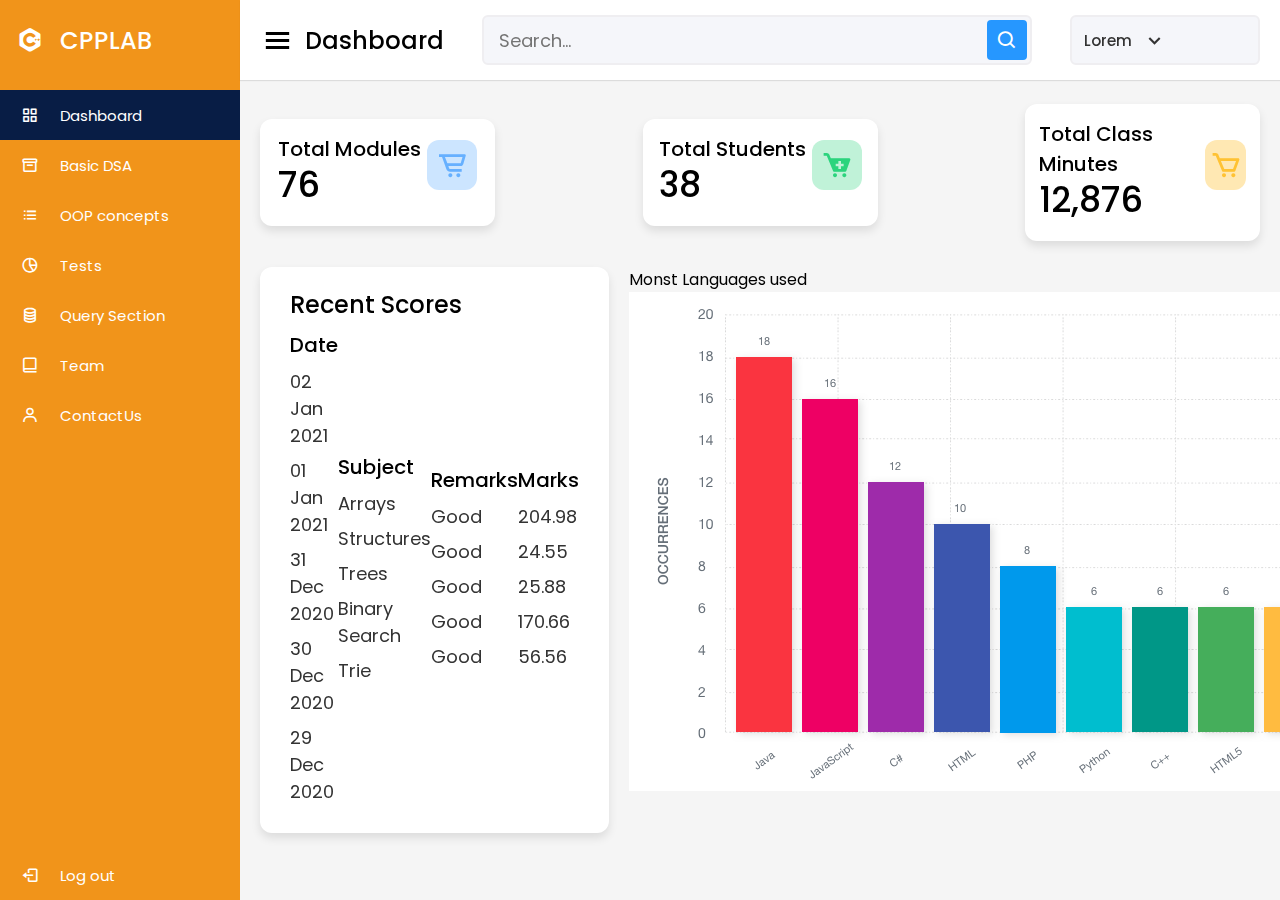
<file: index.html>
<!DOCTYPE html>

<html lang="en" dir="ltr">

<head>
    <meta charset="UTF-8">
    <link rel="stylesheet" href="index.css">
    <!-- Boxicons CDN Link -->
    <link href='https://unpkg.com/boxicons@2.0.7/css/boxicons.min.css' rel='stylesheet'>
    <meta name="viewport" content="width=device-width, initial-scale=1.0">
</head>

<body>
    <div class="sidebar">
        <div class="logo-details">
            <i class='bx bxl-c-plus-plus'></i>
            <span class="logo_name">CPPLAB</span>
        </div>
        <ul class="nav-links">
            <li>
                <a href="#" class="active">
                    <i class='bx bx-grid-alt'></i>
                    <span class="links_name">Dashboard</span>
                </a>
            </li>
            <li>
                <a href="#">
                    <i class='bx bx-box'></i>
                    <span class="links_name">Basic DSA</span>
                </a>
            </li>
            <li>
                <a href="#">
                    <i class='bx bx-list-ul'></i>
                    <span class="links_name">OOP concepts</span>
                </a>
            </li>
            <li>
                <a href="#">
                    <i class='bx bx-pie-chart-alt-2'></i>
                    <span class="links_name">Tests</span>
                </a>
            </li>
            <li>
                <a href="#">
                    <i class='bx bx-coin-stack'></i>
                    <span class="links_name">Query Section</span>
                </a>
            </li>
            <li>
                <a href="#">
                    <i class='bx bx-book-alt'></i>
                    <span class="links_name">Team</span>
                </a>
            </li>
            <li>
                <a href="contact.html">
                    <i class='bx bx-user'></i>
                    <span class="links_name">ContactUs</span>
                </a>
            </li>
            <li class="log_out">
                <a href="#">
                    <i class='bx bx-log-out'></i>
                    <span class="links_name">Log out</span>
                </a>
            </li>
        </ul>
    </div>
    <section class="home-section">
        <nav>
            <div class="sidebar-button">
                <i class='bx bx-menu sidebarBtn'></i>
                <span class="dashboard">Dashboard</span>
            </div>
            <div class="search-box">
                <input type="text" placeholder="Search...">
                <i class='bx bx-search'></i>
            </div>
            <div class="profile-details">
                <!--<img src="images/profile.jpg" alt="">-->
                <span class="admin_name">Lorem</span>
                <i class='bx bx-chevron-down'></i>
            </div>
        </nav>

        <div class="home-content">
            <div class="overview-boxes">
                <div class="box">
                    <div class="right-side">
                        <div class="box-topic">Total Modules</div>
                        <div class="number">76</div>
                    </div>
                    <i class='bx bx-cart-alt cart'></i>
                </div>
                <div class="box">
                    <div class="right-side">
                        <div class="box-topic">Total Students</div>
                        <div class="number">38</div>

                    </div>
                    <i class='bx bxs-cart-add cart two'></i>
                </div>
                <div class="box">
                    <div class="right-side">
                        <div class="box-topic">Total Class Minutes</div>
                        <div class="number">12,876</div>
                    </div>
                    <i class='bx bx-cart cart three'></i>
                </div>
            </div>

            <div class="sales-boxes">
                <div class="recent-sales box">
                    <div class="title">Recent Scores</div>
                    <div class="sales-details">
                        <ul class="details">
                            <li class="topic">Date</li>
                            <li><a href="#">02 Jan 2021</a></li>
                            <li><a href="#">01 Jan 2021</a></li>
                            <li><a href="#">31 Dec 2020</a></li>
                            <li><a href="#">30 Dec 2020</a></li>
                            <li><a href="#">29 Dec 2020</a></li>
                        </ul>
                        <ul class="details">
                            <li class="topic">Subject</li>
                            <li><a href="#">Arrays</a></li>
                            <li><a href="#">Structures</a></li>
                            <li><a href="#">Trees</a></li>
                            <li><a href="#">Binary Search</a></li>
                            <li><a href="#">Trie</a></li>
                        </ul>
                        <ul class="details">
                            <li class="topic">Remarks</li>
                            <li><a href="#">Good</a></li>
                            <li><a href="#">Good</a></li>
                            <li><a href="#">Good</a></li>
                            <li><a href="#">Good</a></li>
                            <li><a href="#">Good</a></li>

                        </ul>
                        <ul class="details">
                            <li class="topic">Marks</li>
                            <li><a href="#">204.98</a></li>
                            <li><a href="#">24.55</a></li>
                            <li><a href="#">25.88</a></li>
                            <li><a href="#">170.66</a></li>
                            <li><a href="#">56.56</a></li>

                        </ul>
                    </div>
                </div>
                <div class="images">
                    <div class="title">Monst Languages used</div>

                    <img src="images/cpp.png" alt="">

                </div>
            </div>
        </div>
    </section>

    <script>
        let sidebar = document.querySelector(".sidebar");
        let sidebarBtn = document.querySelector(".sidebarBtn");
        sidebarBtn.onclick = function() {
            sidebar.classList.toggle("active");
            if (sidebar.classList.contains("active")) {
                sidebarBtn.classList.replace("bx-menu", "bx-menu-alt-right");
            } else
                sidebarBtn.classList.replace("bx-menu-alt-right", "bx-menu");
        }
    </script>

</body>

</html>
</file>
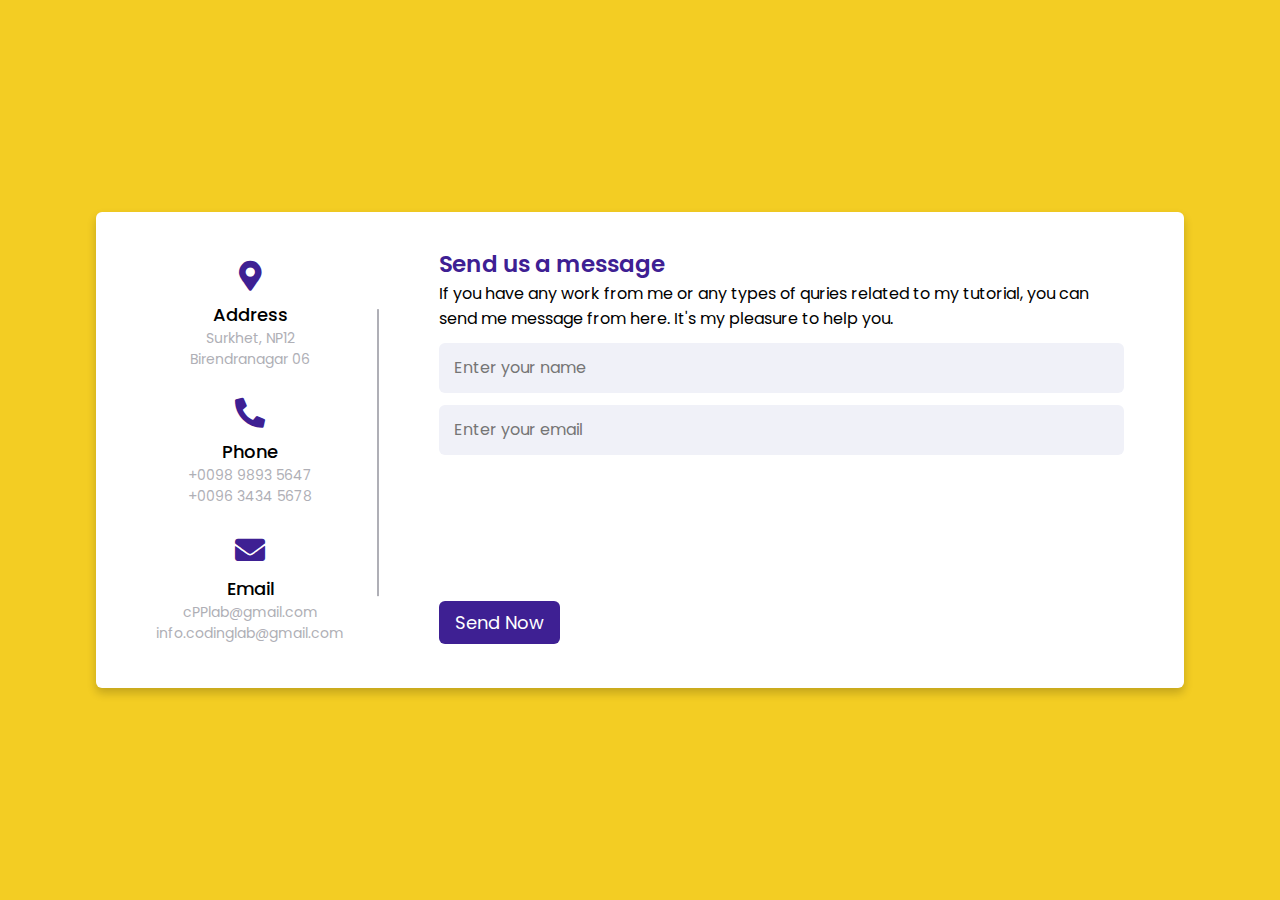
<file: contact.html>
<!DOCTYPE html>
<!-- Created By CodingLab - www.codinglabweb.com -->
<html lang="en" dir="ltr">

<head>
    <meta charset="UTF-8">
    <title>
        Contact Us Form | CPPLAB
    </title>
    <link rel="stylesheet" href="style.css">
    <link rel="stylesheet" href="https://cdnjs.cloudflare.com/ajax/libs/font-awesome/5.15.2/css/all.min.css" />
    <meta name="viewport" content="width=device-width, initial-scale=1.0">
</head>

<body>
    <div class="container">
        <div class="content">
            <div class="left-side">
                <div class="address details">
                    <i class="fas fa-map-marker-alt"></i>
                    <div class="topic">Address</div>
                    <div class="text-one">Surkhet, NP12</div>
                    <div class="text-two">Birendranagar 06</div>
                </div>
                <div class="phone details">
                    <i class="fas fa-phone-alt"></i>
                    <div class="topic">Phone</div>
                    <div class="text-one">+0098 9893 5647</div>
                    <div class="text-two">+0096 3434 5678</div>
                </div>
                <div class="email details">
                    <i class="fas fa-envelope"></i>
                    <div class="topic">Email</div>
                    <div class="text-one">cPPlab@gmail.com</div>
                    <div class="text-two">info.codinglab@gmail.com</div>
                </div>
            </div>
            <div class="right-side">
                <div class="topic-text">Send us a message</div>
                <p>If you have any work from me or any types of quries related to my tutorial, you can send me message from here. It's my pleasure to help you.</p>
                <form action="#">
                    <div class="input-box">
                        <input type="text" placeholder="Enter your name">
                    </div>
                    <div class="input-box">
                        <input type="text" placeholder="Enter your email">
                    </div>
                    <div class="input-box message-box">

                    </div>
                    <div class="button">
                        <input type="button" value="Send Now">
                    </div>
                </form>
            </div>
        </div>
    </div>
</body>

</html>
</file>
<file: index.css>
/* Googlefont Poppins CDN Link */

@import url('https://fonts.googleapis.com/css2?family=Poppins:wght@200;300;400;500;600;700&display=swap');
* {
    margin: 0;
    padding: 0;
    box-sizing: border-box;
    font-family: 'Poppins', sans-serif;
}

.sidebar {
    position: fixed;
    height: 100%;
    width: 240px;
    background: #f1941a;
    transition: all 0.5s ease;
}

.sidebar.active {
    width: 60px;
}

.sidebar .logo-details {
    height: 80px;
    display: flex;
    align-items: center;
}

.sidebar .logo-details i {
    font-size: 28px;
    font-weight: 500;
    color: #fff;
    min-width: 60px;
    text-align: center
}

.sidebar .logo-details .logo_name {
    color: #fff;
    font-size: 24px;
    font-weight: 500;
}

.sidebar .nav-links {
    margin-top: 10px;
}

.sidebar .nav-links li {
    position: relative;
    list-style: none;
    height: 50px;
}

.sidebar .nav-links li a {
    height: 100%;
    width: 100%;
    display: flex;
    align-items: center;
    text-decoration: none;
    transition: all 0.4s ease;
}

.sidebar .nav-links li a.active {
    background: #081D45;
}

.sidebar .nav-links li a:hover {
    background: #081D45;
}

.sidebar .nav-links li i {
    min-width: 60px;
    text-align: center;
    font-size: 18px;
    color: #fff;
}

.sidebar .nav-links li a .links_name {
    color: #fff;
    font-size: 15px;
    font-weight: 400;
    white-space: nowrap;
}

.sidebar .nav-links .log_out {
    position: absolute;
    bottom: 0;
    width: 100%;
}

.home-section {
    position: relative;
    background: #f5f5f5;
    min-height: 100vh;
    width: calc(100% - 240px);
    left: 240px;
    transition: all 0.5s ease;
}

.sidebar.active~.home-section {
    width: calc(100% - 60px);
    left: 60px;
}

.home-section nav {
    display: flex;
    justify-content: space-between;
    height: 80px;
    background: #fff;
    display: flex;
    align-items: center;
    position: fixed;
    width: calc(100% - 240px);
    left: 240px;
    z-index: 100;
    padding: 0 20px;
    box-shadow: 0 1px 1px rgba(0, 0, 0, 0.1);
    transition: all 0.5s ease;
}

.sidebar.active~.home-section nav {
    left: 60px;
    width: calc(100% - 60px);
}

.home-section nav .sidebar-button {
    display: flex;
    align-items: center;
    font-size: 24px;
    font-weight: 500;
}

nav .sidebar-button i {
    font-size: 35px;
    margin-right: 10px;
}

.home-section nav .search-box {
    position: relative;
    height: 50px;
    max-width: 550px;
    width: 100%;
    margin: 0 20px;
}

nav .search-box input {
    height: 100%;
    width: 100%;
    outline: none;
    background: #F5F6FA;
    border: 2px solid #EFEEF1;
    border-radius: 6px;
    font-size: 18px;
    padding: 0 15px;
}

nav .search-box .bx-search {
    position: absolute;
    height: 40px;
    width: 40px;
    background: #2697FF;
    right: 5px;
    top: 50%;
    transform: translateY(-50%);
    border-radius: 4px;
    line-height: 40px;
    text-align: center;
    color: #fff;
    font-size: 22px;
    transition: all 0.4 ease;
}

.home-section nav .profile-details {
    display: flex;
    align-items: center;
    background: #F5F6FA;
    border: 2px solid #EFEEF1;
    border-radius: 6px;
    height: 50px;
    min-width: 190px;
    padding: 0 15px 0 2px;
}

nav .profile-details img {
    height: 40px;
    width: 40px;
    border-radius: 6px;
    object-fit: cover;
}

nav .profile-details .admin_name {
    font-size: 15px;
    font-weight: 500;
    color: #333;
    margin: 0 10px;
    white-space: nowrap;
}

nav .profile-details i {
    font-size: 25px;
    color: #333;
}

.home-section .home-content {
    position: relative;
    padding-top: 104px;
}

.home-content .overview-boxes {
    display: flex;
    align-items: center;
    justify-content: space-between;
    flex-wrap: wrap;
    padding: 0 20px;
    margin-bottom: 26px;
}

.overview-boxes .box {
    display: flex;
    align-items: center;
    justify-content: center;
    width: calc(100% / 4 - 15px);
    background: #fff;
    padding: 15px 14px;
    border-radius: 12px;
    box-shadow: 0 5px 10px rgba(0, 0, 0, 0.1);
}

.overview-boxes .box-topic {
    font-size: 20px;
    font-weight: 500;
}

.home-content .box .number {
    display: inline-block;
    font-size: 35px;
    margin-top: -6px;
    font-weight: 500;
}

.home-content .box .indicator {
    display: flex;
    align-items: center;
}

.home-content .box .indicator i {
    height: 20px;
    width: 20px;
    background: #8FDACB;
    line-height: 20px;
    text-align: center;
    border-radius: 50%;
    color: #fff;
    font-size: 20px;
    margin-right: 5px;
}

.box .indicator i.down {
    background: #e87d88;
}

.home-content .box .indicator .text {
    font-size: 12px;
}

.home-content .box .cart {
    display: inline-block;
    font-size: 32px;
    height: 50px;
    width: 50px;
    background: #cce5ff;
    line-height: 50px;
    text-align: center;
    color: #66b0ff;
    border-radius: 12px;
    margin: -15px 0 0 6px;
}

.home-content .box .cart.two {
    color: #2BD47D;
    background: #C0F2D8;
}

.home-content .box .cart.three {
    color: #ffc233;
    background: #ffe8b3;
}

.home-content .box .cart.four {
    color: #e05260;
    background: #f7d4d7;
}

.home-content .total-order {
    font-size: 20px;
    font-weight: 500;
}

.home-content .sales-boxes {
    display: flex;
    justify-content: space-between;
    /* padding: 0 20px; */
}


/* left box */

.home-content .sales-boxes .recent-sales {
    width: 65%;
    background: #fff;
    padding: 20px 30px;
    margin: 0 20px;
    border-radius: 12px;
    box-shadow: 0 5px 10px rgba(0, 0, 0, 0.1);
}

.home-content .sales-boxes .sales-details {
    display: flex;
    align-items: center;
    justify-content: space-between;
}

.sales-boxes .box .title {
    font-size: 24px;
    font-weight: 500;
    /* margin-bottom: 10px; */
}

.sales-boxes .sales-details li.topic {
    font-size: 20px;
    font-weight: 500;
}

.sales-boxes .sales-details li {
    list-style: none;
    margin: 8px 0;
}

.sales-boxes .sales-details li a {
    font-size: 18px;
    color: #333;
    font-size: 400;
    text-decoration: none;
}

.sales-boxes .box .button {
    width: 100%;
    display: flex;
    justify-content: flex-end;
}

.sales-boxes .box .button a {
    color: #fff;
    background: #0A2558;
    padding: 4px 12px;
    font-size: 15px;
    font-weight: 400;
    border-radius: 4px;
    text-decoration: none;
    transition: all 0.3s ease;
}

.sales-boxes .box .button a:hover {
    background: #0d3073;
}


/* Right box */

.home-content .sales-boxes .top-sales {
    width: 35%;
    background: #fff;
    padding: 20px 30px;
    margin: 0 20px 0 0;
    border-radius: 12px;
    box-shadow: 0 5px 10px rgba(0, 0, 0, 0.1);
}

.sales-boxes .top-sales li {
    display: flex;
    align-items: center;
    justify-content: space-between;
    margin: 10px 0;
}

.sales-boxes .top-sales li a img {
    height: 40px;
    width: 40px;
    object-fit: cover;
    border-radius: 12px;
    margin-right: 10px;
    background: #333;
}

.sales-boxes .top-sales li a {
    display: flex;
    align-items: center;
    text-decoration: none;
}

.sales-boxes .top-sales li .product,
.price {
    font-size: 17px;
    font-weight: 400;
    color: #333;
}


/* Responsive Media Query */

@media (max-width: 1240px) {
    .sidebar {
        width: 60px;
    }
    .sidebar.active {
        width: 220px;
    }
    .home-section {
        width: calc(100% - 60px);
        left: 60px;
    }
    .sidebar.active~.home-section {
        /* width: calc(100% - 220px); */
        overflow: hidden;
        left: 220px;
    }
    .home-section nav {
        width: calc(100% - 60px);
        left: 60px;
    }
    .sidebar.active~.home-section nav {
        width: calc(100% - 220px);
        left: 220px;
    }
}

@media (max-width: 1150px) {
    .home-content .sales-boxes {
        flex-direction: column;
    }
    .home-content .sales-boxes .box {
        width: 100%;
        overflow-x: scroll;
        margin-bottom: 30px;
    }
    .home-content .sales-boxes .top-sales {
        margin: 0;
    }
}

@media (max-width: 1000px) {
    .overview-boxes .box {
        width: calc(100% / 2 - 15px);
        margin-bottom: 15px;
    }
}

@media (max-width: 700px) {
    nav .sidebar-button .dashboard,
    nav .profile-details .admin_name,
    nav .profile-details i {
        display: none;
    }
    .home-section nav .profile-details {
        height: 50px;
        min-width: 40px;
    }
    .home-content .sales-boxes .sales-details {
        width: 560px;
    }
}

@media (max-width: 550px) {
    .overview-boxes .box {
        width: 100%;
        margin-bottom: 15px;
    }
    .sidebar.active~.home-section nav .profile-details {
        display: none;
    }
}
</file>
<file: style.css>
/* Google Font CDN Link */

@import url('https://fonts.googleapis.com/css2?family=Poppins:wght@200;300;400;500;600;700&display=swap');
* {
    margin: 0;
    padding: 0;
    box-sizing: border-box;
    font-family: "Poppins", sans-serif;
}

body {
    min-height: 100vh;
    width: 100%;
    background: #f3cd23;
    display: flex;
    align-items: center;
    justify-content: center;
}

.container {
    width: 85%;
    background: #fff;
    border-radius: 6px;
    padding: 20px 60px 30px 40px;
    box-shadow: 0 5px 10px rgba(0, 0, 0, 0.2);
}

.container .content {
    display: flex;
    align-items: center;
    justify-content: space-between;
}

.container .content .left-side {
    width: 25%;
    height: 100%;
    display: flex;
    flex-direction: column;
    align-items: center;
    justify-content: center;
    margin-top: 15px;
    position: relative;
}

.content .left-side::before {
    content: '';
    position: absolute;
    height: 70%;
    width: 2px;
    right: -15px;
    top: 50%;
    transform: translateY(-50%);
    background: #afafb6;
}

.content .left-side .details {
    margin: 14px;
    text-align: center;
}

.content .left-side .details i {
    font-size: 30px;
    color: #3e2093;
    margin-bottom: 10px;
}

.content .left-side .details .topic {
    font-size: 18px;
    font-weight: 500;
}

.content .left-side .details .text-one,
.content .left-side .details .text-two {
    font-size: 14px;
    color: #afafb6;
}

.container .content .right-side {
    width: 75%;
    margin-left: 75px;
}

.content .right-side .topic-text {
    font-size: 23px;
    font-weight: 600;
    color: #3e2093;
}

.right-side .input-box {
    height: 50px;
    width: 100%;
    margin: 12px 0;
}

.right-side .input-box input,
.right-side .input-box textarea {
    height: 100%;
    width: 100%;
    border: none;
    outline: none;
    font-size: 16px;
    background: #F0F1F8;
    border-radius: 6px;
    padding: 0 15px;
    resize: none;
}

.right-side .message-box {
    min-height: 110px;
}

.right-side .input-box textarea {
    padding-top: 6px;
}

.right-side .button {
    display: inline-block;
    margin-top: 12px;
}

.right-side .button input[type="button"] {
    color: #fff;
    font-size: 18px;
    outline: none;
    border: none;
    padding: 8px 16px;
    border-radius: 6px;
    background: #3e2093;
    cursor: pointer;
    transition: all 0.3s ease;
}

.button input[type="button"]:hover {
    background: #5029bc;
}

@media (max-width: 950px) {
    .container {
        width: 90%;
        padding: 30px 40px 40px 35px;
    }
    .container .content .right-side {
        width: 75%;
        margin-left: 55px;
    }
}

@media (max-width: 820px) {
    .container {
        margin: 40px 0;
        height: 100%;
    }
    .container .content {
        flex-direction: column-reverse;
    }
    .container .content .left-side {
        width: 100%;
        flex-direction: row;
        margin-top: 40px;
        justify-content: center;
        flex-wrap: wrap;
    }
    .container .content .left-side::before {
        display: none;
    }
    .container .content .right-side {
        width: 100%;
        margin-left: 0;
    }
}
</file>
